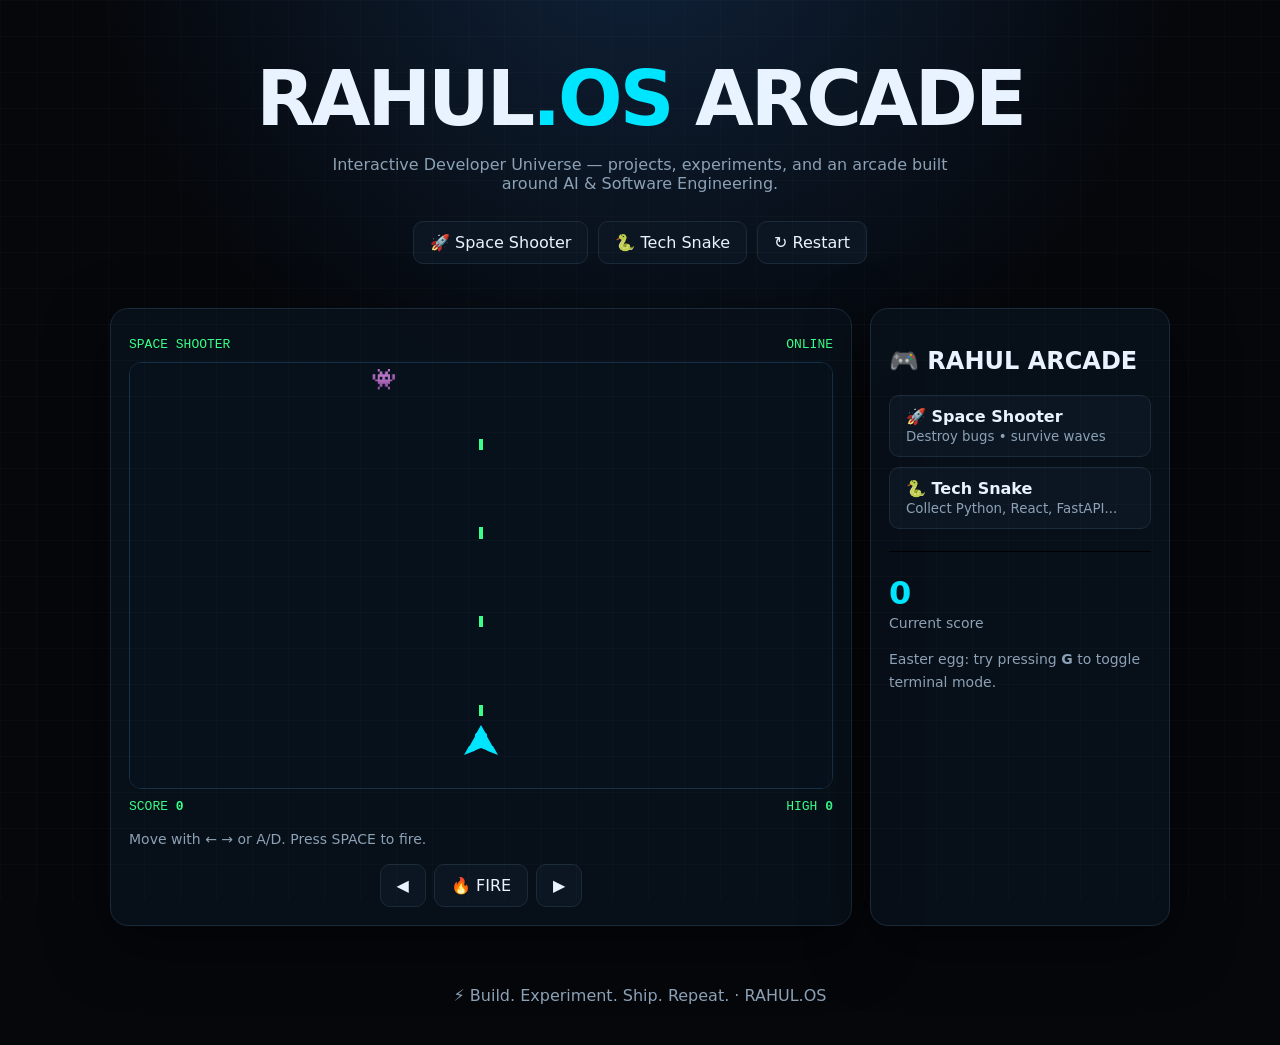
<file: arcade/index.html>
<!doctype html>
<html lang="en">
<head>
  <meta charset="UTF-8">
  <meta name="viewport" content="width=device-width,initial-scale=1">
  <title>RAHUL.OS — Arcade Hub</title>
  <style>
    :root {
      --bg: #05070b;
      --panel: #0b1018;
      --line: #1b2a3a;
      --cyan: #00e5ff;
      --green: #39ff88;
      --text: #e9f3ff;
      --muted: #8ca1b5;
    }
    * { box-sizing: border-box; }
    body {
      margin: 0;
      background: radial-gradient(circle at 50% -10%, #10233b 0, #05070b 42%);
      color: var(--text);
      font-family: Inter, system-ui, sans-serif;
      min-height: 100vh;
    }
    body:before {
      content: "";
      position: fixed;
      inset: 0;
      pointer-events: none;
      background-image: linear-gradient(#ffffff05 1px, transparent 1px), linear-gradient(90deg, #ffffff05 1px, transparent 1px);
      background-size: 36px 36px;
    }
    header {
      max-width: 1100px;
      margin: auto;
      padding: 54px 20px 24px;
      text-align: center;
    }
    h1 {
      font-size: clamp(38px, 7vw, 76px);
      margin: 0;
      letter-spacing: -3px;
    }
    h1 span { color: var(--cyan); }
    .tag {
      color: var(--muted);
      margin: 12px auto 28px;
      max-width: 650px;
    }
    nav {
      display: flex;
      gap: 10px;
      justify-content: center;
      flex-wrap: wrap;
    }
    button {
      font: inherit;
      color: var(--text);
      background: #0c1622;
      border: 1px solid var(--line);
      padding: 11px 16px;
      border-radius: 10px;
      cursor: pointer;
      transition: all 0.2s ease;
    }
    button:hover {
      border-color: var(--cyan);
      box-shadow: 0 0 18px #00e5ff22;
    }
    main {
      max-width: 1100px;
      margin: auto;
      padding: 20px;
    }
    .screen {
      display: grid;
      grid-template-columns: 1fr 300px;
      gap: 18px;
    }
    .panel {
      background: #08101aeb;
      border: 1px solid var(--line);
      border-radius: 18px;
      padding: 18px;
      box-shadow: 0 18px 60px #0008;
    }
    canvas {
      width: 100%;
      background: #02050a;
      border: 1px solid #173148;
      border-radius: 12px;
      display: block;
      image-rendering: pixelated;
    }
    .hud {
      display: flex;
      justify-content: space-between;
      gap: 10px;
      margin: 10px 0;
      color: var(--green);
      font-family: monospace;
    }
    .help {
      color: var(--muted);
      font-size: 14px;
      line-height: 1.6;
    }
    .score {
      font-size: 32px;
      color: var(--cyan);
      font-weight: 800;
    }
    .games {
      display: grid;
      gap: 10px;
    }
    .gamebtn {
      text-align: left;
    }
    .gamebtn b { display: block; }
    .gamebtn small { color: var(--muted); }
    #snakeCanvas { display: none; }
    footer {
      text-align: center;
      color: var(--muted);
      padding: 40px 20px;
    }
    @media (max-width: 800px) {
      .screen { grid-template-columns: 1fr; }
    }
  </style>
</head>
<body>
  <header>
    <h1>RAHUL<span>.OS</span> ARCADE</h1>
    <div class="tag">Interactive Developer Universe — projects, experiments, and an arcade built around AI & Software Engineering.</div>
    <nav>
      <button onclick="selectGame('shooter')">🚀 Space Shooter</button>
      <button onclick="selectGame('snake')">🐍 Tech Snake</button>
      <button onclick="resetGame()">↻ Restart</button>
    </nav>
  </header>
  <main>
    <section class="screen">
      <div class="panel">
        <div class="hud"><span id="gameTitle">SPACE SHOOTER</span><span id="status">READY</span></div>
        <canvas id="game" width="760" height="460"></canvas>
        <canvas id="snakeCanvas" width="760" height="460"></canvas>
        <div class="hud"><span>SCORE <b id="score">0</b></span><span>HIGH <b id="high">0</b></span></div>
        <p class="help" id="help">Move with ← → or A/D. Press SPACE to fire. Destroy the bugs. On mobile, use the buttons below.</p>
        <div style="display:flex;gap:8px;justify-content:center">
          <button onmousedown="keys.left=true" onmouseup="keys.left=false">◀</button>
          <button onclick="shoot()">🔥 FIRE</button>
          <button onmousedown="keys.right=true" onmouseup="keys.right=false">▶</button>
        </div>
      </div>
      <aside class="panel">
        <h2>🎮 RAHUL ARCADE</h2>
        <div class="games">
          <button class="gamebtn" onclick="selectGame('shooter')"><b>🚀 Space Shooter</b><small>Destroy bugs • survive waves</small></button>
          <button class="gamebtn" onclick="selectGame('snake')"><b>🐍 Tech Snake</b><small>Collect Python, React, FastAPI...</small></button>
        </div>
        <hr style="border-color:var(--line);border-width:1px 0 0;margin:22px 0">
        <div class="score" id="sideScore">0</div>
        <div class="help">Current score</div>
        <p class="help">Easter egg: try pressing <b>G</b> to toggle terminal mode.</p>
        <div id="terminal" style="display:none;background:#02050a;padding:12px;border-radius:10px;color:var(--green);font:13px monospace">
          &gt; sudo open_secret<br> ACCESS GRANTED ✓<br> &gt; welcome, builder.
        </div>
      </aside>
    </section>
  </main>
  <footer>⚡ Build. Experiment. Ship. Repeat. · RAHUL.OS</footer>
  <script>
    const canvas = document.getElementById('game'), ctx = canvas.getContext('2d'), sc = document.getElementById('snakeCanvas'), sx = sc.getContext('2d');
    let mode = 'shooter', running = true, score = 0, high = Number(localStorage.getItem('rahulArcadeHigh') || 0);
    document.getElementById('high').textContent = high;
    const keys = { left: false, right: false, up: false, down: false };
    let player, bullets, enemies, enemyBullets, spawn, over, snake, dir, food, tick = 0;

    function selectGame(m) {
      mode = m;
      resetGame();
      document.getElementById('game').style.display = m === 'shooter' ? 'block' : 'none';
      document.getElementById('snakeCanvas').style.display = m === 'snake' ? 'block' : 'none';
      document.getElementById('gameTitle').textContent = m === 'shooter' ? 'SPACE SHOOTER' : 'TECH SNAKE';
      document.getElementById('help').textContent = m === 'shooter' ? 'Move with ← → or A/D. Press SPACE to fire.' : 'Use arrow keys or WASD. Collect the technology nodes.';
    }

    function resetGame() {
      score = 0;
      document.getElementById('score').textContent = 0;
      document.getElementById('sideScore').textContent = 0;
      over = false;
      if (mode === 'shooter') initShooter(); else initSnake();
    }

    function addScore(n) {
      score += n;
      document.getElementById('score').textContent = score;
      document.getElementById('sideScore').textContent = score;
      if (score > high) {
        high = score;
        localStorage.setItem('rahulArcadeHigh', high);
        document.getElementById('high').textContent = high;
      }
    }

    function initShooter() {
      player = { x: canvas.width / 2, y: canvas.height - 50, w: 32, h: 20 };
      bullets = []; enemies = []; enemyBullets = []; spawn = 0;
      document.getElementById('status').textContent = 'ONLINE';
    }

    function shoot() {
      if (mode !== 'shooter' || over) return;
      bullets.push({ x: player.x, y: player.y - 15 });
    }

    function initSnake() {
      snake = [{ x: 10, y: 8 }, { x: 9, y: 8 }, { x: 8, y: 8 }];
      dir = { x: 1, y: 0 };
      food = randomFood();
      document.getElementById('status').textContent = 'ONLINE';
    }

    function randomFood() {
      const tech = ['PYTHON', 'REACT', 'FASTAPI', 'MONGODB', 'DOCKER', 'RAG', 'AGENT'];
      return { x: Math.floor(Math.random() * 26) + 1, y: Math.floor(Math.random() * 14) + 1, label: tech[Math.floor(Math.random() * tech.length)] };
    }

    function gameOver() {
      over = true;
      document.getElementById('status').textContent = 'GAME OVER';
    }

    function drawShip() {
      ctx.fillStyle = '#00e5ff';
      ctx.beginPath();
      ctx.moveTo(player.x, player.y - 18);
      ctx.lineTo(player.x - 18, player.y + 14);
      ctx.lineTo(player.x, player.y + 7);
      ctx.lineTo(player.x + 18, player.y + 14);
      ctx.closePath();
      ctx.fill();
    }

    function shooter() {
      if (mode !== 'shooter') return;
      tick++;
      ctx.clearRect(0, 0, canvas.width, canvas.height);
      ctx.fillStyle = '#07111c';
      ctx.fillRect(0, 0, canvas.width, canvas.height);
      if (!over) {
        if (keys.left) player.x -= 6;
        if (keys.right) player.x += 6;
        player.x = Math.max(20, Math.min(canvas.width - 20, player.x));
        if (tick % 12 === 0) bullets.push({ x: player.x, y: player.y - 15 });
      }
      spawn++;
      if (!over && spawn % 42 === 0) enemies.push({ x: 25 + Math.random() * (canvas.width - 50), y: -20, v: 1.3 + Math.random() * 1.8 });
      bullets.forEach(b => b.y -= 8);
      enemies.forEach(e => e.y += e.v);
      bullets = bullets.filter(b => b.y > -20);
      enemies = enemies.filter(e => e.y < canvas.height + 30);
      for (const b of bullets) for (const e of enemies) if (Math.abs(b.x - e.x) < 20 && Math.abs(b.y - e.y) < 18) { e.dead = true; b.dead = true; addScore(100); }
      enemies = enemies.filter(e => !e.dead);
      bullets = bullets.filter(b => !b.dead);
      drawShip();
      ctx.font = '22px monospace';
      ctx.textAlign = 'center';
      enemies.forEach(e => { ctx.fillStyle = '#ff5577'; ctx.fillText('👾', e.x, e.y); });
      bullets.forEach(b => { ctx.fillStyle = '#39ff88'; ctx.fillRect(b.x - 2, b.y - 9, 4, 12); });
      if (enemies.some(e => e.y > canvas.height - 45)) { gameOver(); }
      requestAnimationFrame(shooter);
    }

    function snakeLoop() {
      if (mode !== 'snake') return;
      tick++;
      if (tick % 7 !== 0) { requestAnimationFrame(snakeLoop); return; }
      sx.clearRect(0, 0, sc.width, sc.height);
      sx.fillStyle = '#02050a';
      sx.fillRect(0, 0, sc.width, sc.height);
      const cell = 26, ox = 30, oy = 20;
      if (!over) {
        const head = { x: snake[0].x + dir.x, y: snake[0].y + dir.y };
        if (head.x < 0 || head.y < 0 || head.x > 26 || head.y > 15 || snake.some(p => p.x === head.x && p.y === head.y)) { gameOver(); }
        else {
          snake.unshift(head);
          if (head.x === food.x && head.y === food.y) { addScore(100); food = randomFood(); }
          else snake.pop();
        }
      }
      snake.forEach((p, i) => {
        sx.fillStyle = i ? '#18c96e' : '#39ff88';
        sx.fillRect(ox + p.x * cell, oy + p.y * cell, cell - 3, cell - 3);
      });
      sx.fillStyle = '#00e5ff';
      sx.font = 'bold 13px monospace';
      sx.fillText(food.label, ox + food.x * cell, oy + food.y * cell + 18);
      requestAnimationFrame(snakeLoop);
    }

    window.addEventListener('keydown', e => {
      if (e.key === 'ArrowLeft' || e.key.toLowerCase() === 'a') keys.left = true;
      if (e.key === 'ArrowRight' || e.key.toLowerCase() === 'd') keys.right = true;
      if (e.code === 'Space') shoot();
      if (mode === 'snake') {
        if ((e.key === 'ArrowUp' || e.key === 'w') && dir.y !== 1) dir = { x: 0, y: -1 };
        if ((e.key === 'ArrowDown' || e.key === 's') && dir.y !== -1) dir = { x: 0, y: 1 };
        if ((e.key === 'ArrowLeft' || e.key === 'a') && dir.x !== 1) dir = { x: -1, y: 0 };
        if ((e.key === 'ArrowRight' || e.key === 'd') && dir.x !== -1) dir = { x: 1, y: 0 };
      }
      if (e.key.toLowerCase() === 'g') document.getElementById('terminal').style.display = document.getElementById('terminal').style.display === 'none' ? 'block' : 'none';
    });

    window.addEventListener('keyup', e => {
      if (e.key === 'ArrowLeft' || e.key.toLowerCase() === 'a') keys.left = false;
      if (e.key === 'ArrowRight' || e.key.toLowerCase() === 'd') keys.right = false;
    });

    selectGame('shooter');
    requestAnimationFrame(shooter);
  </script>
</body>
</html>
</file>
